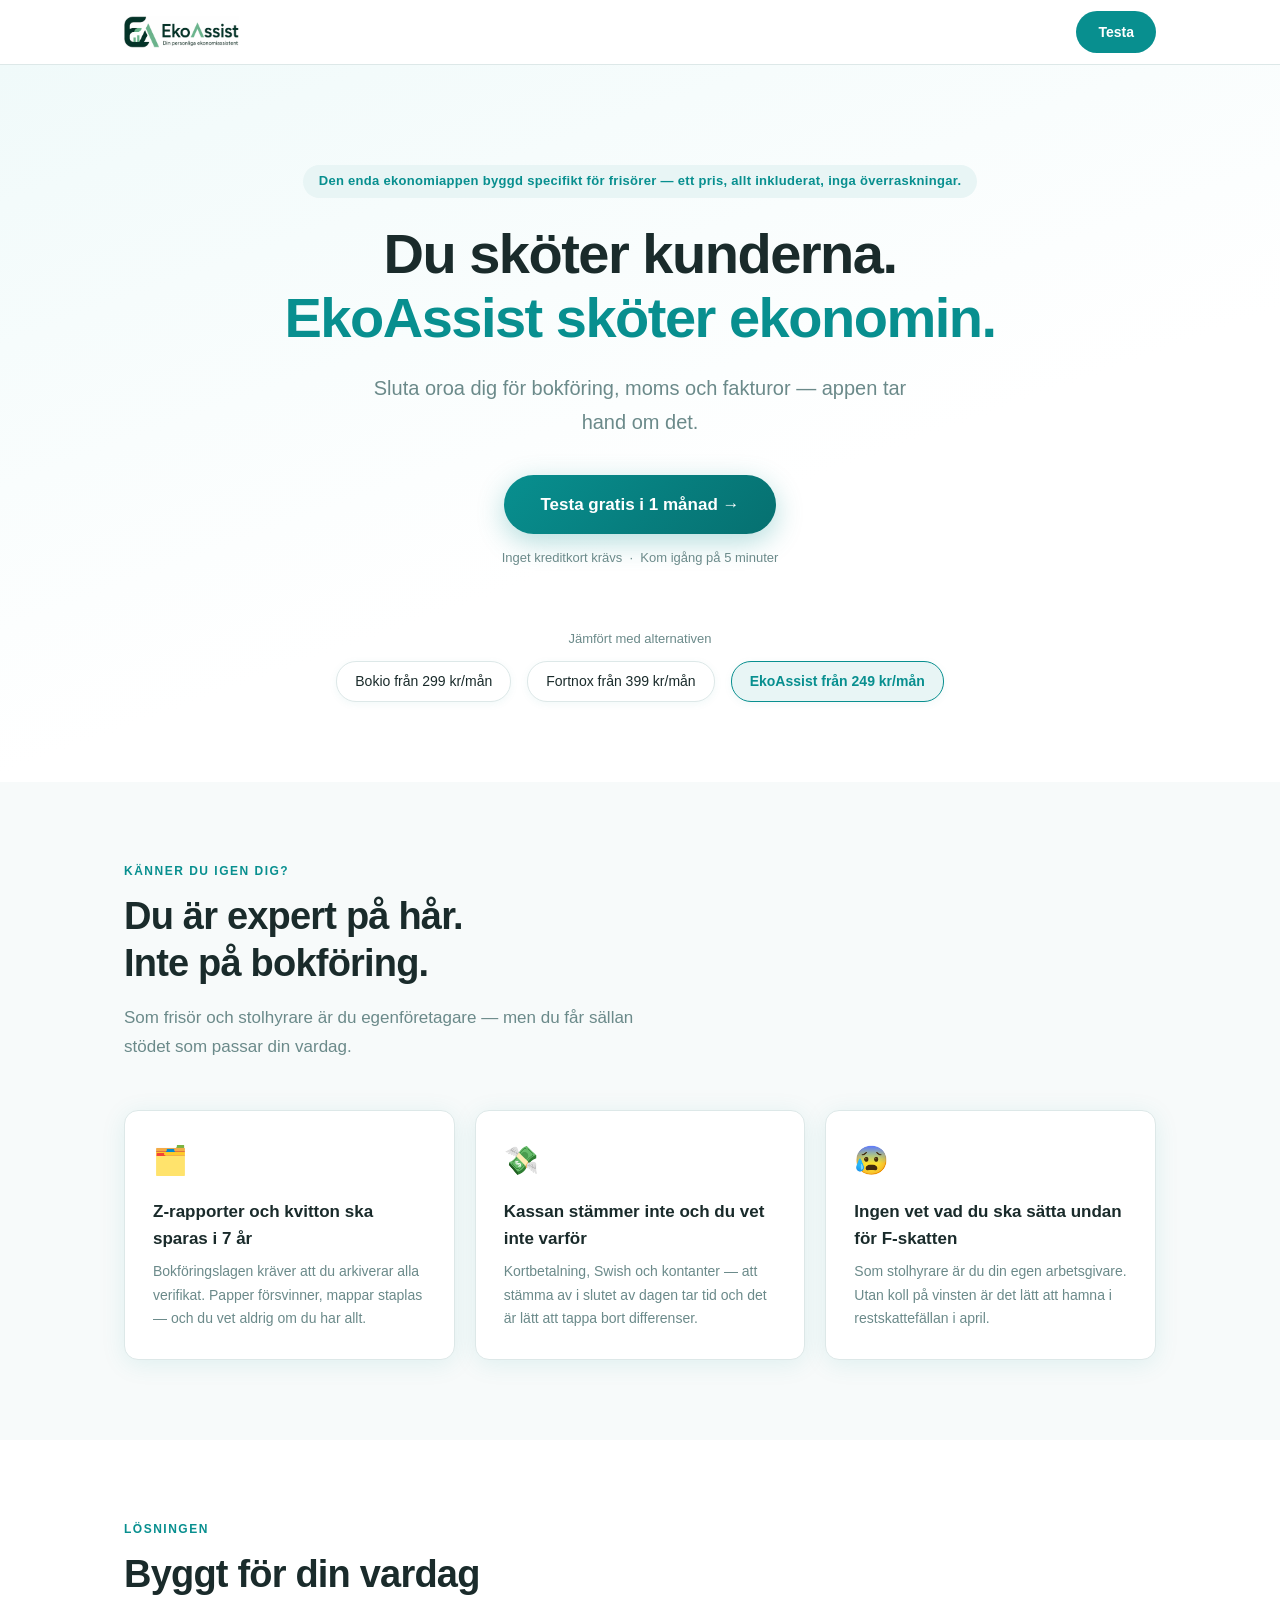
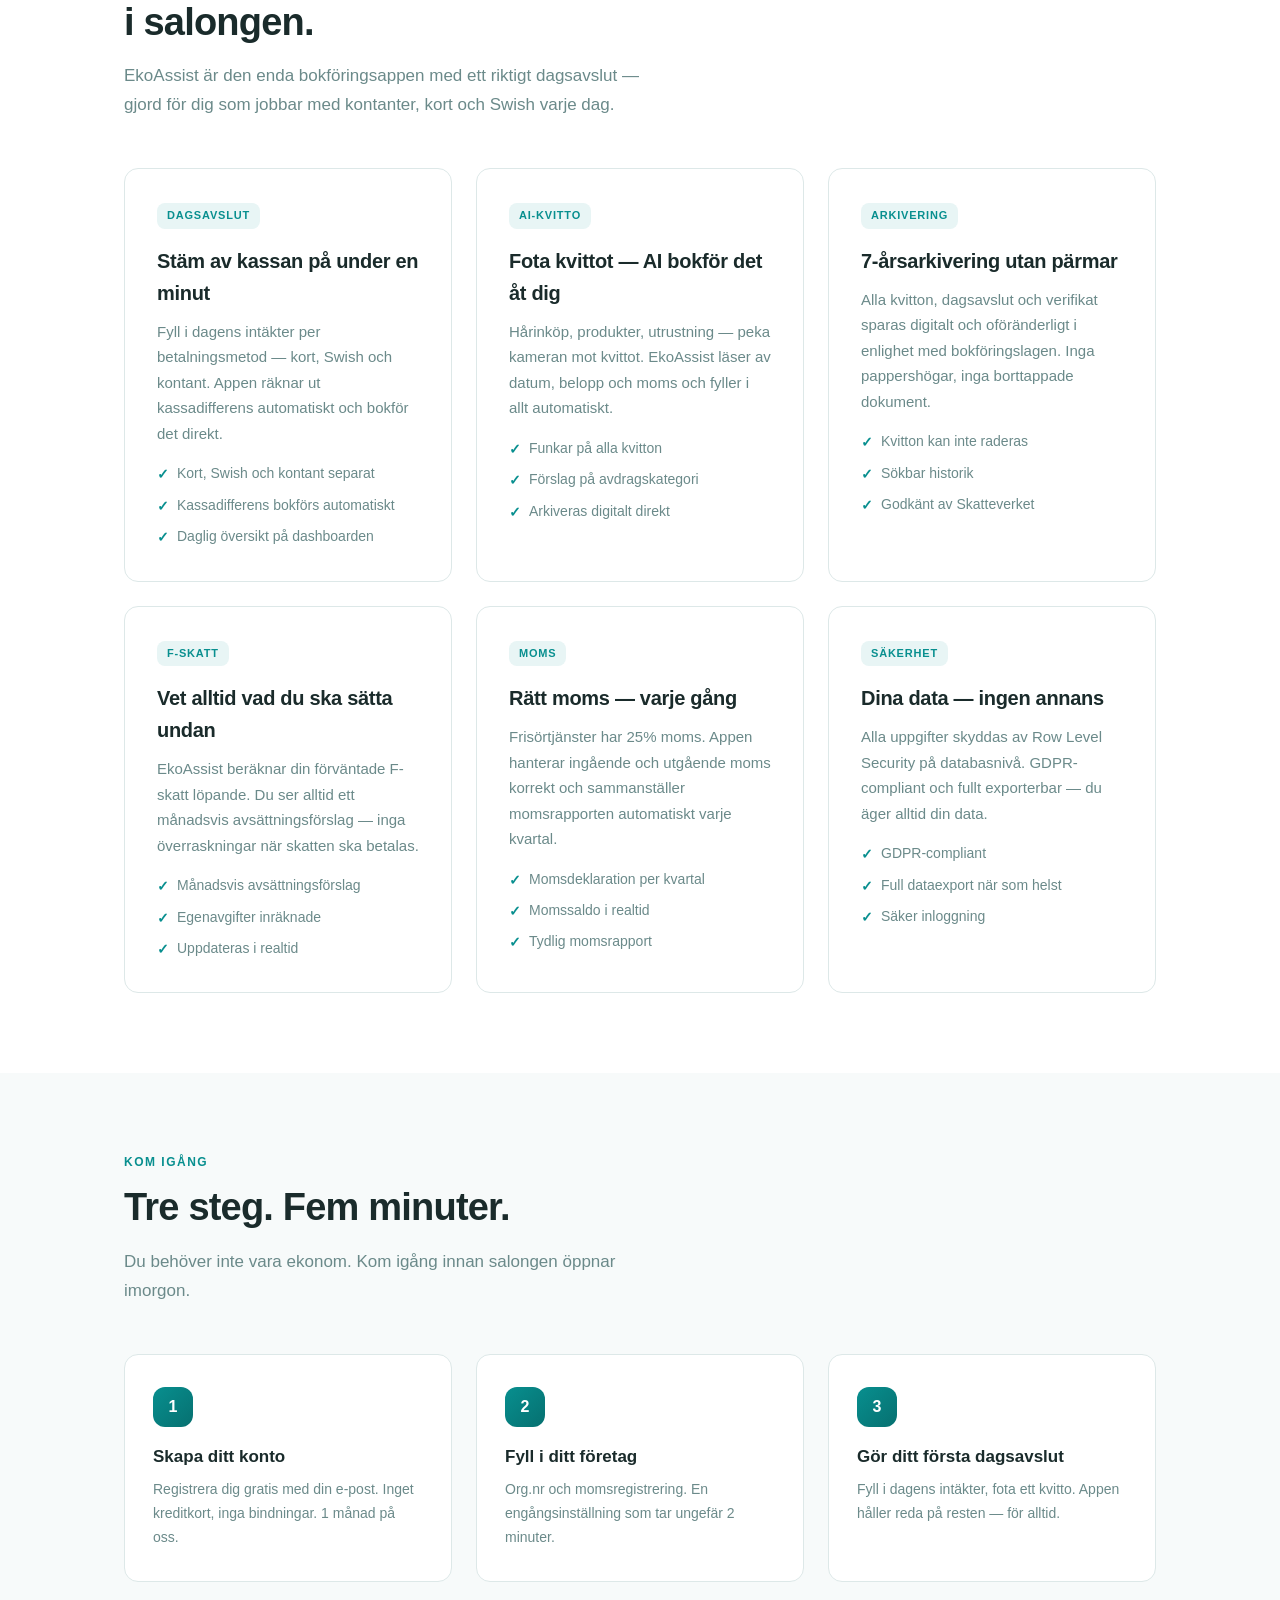
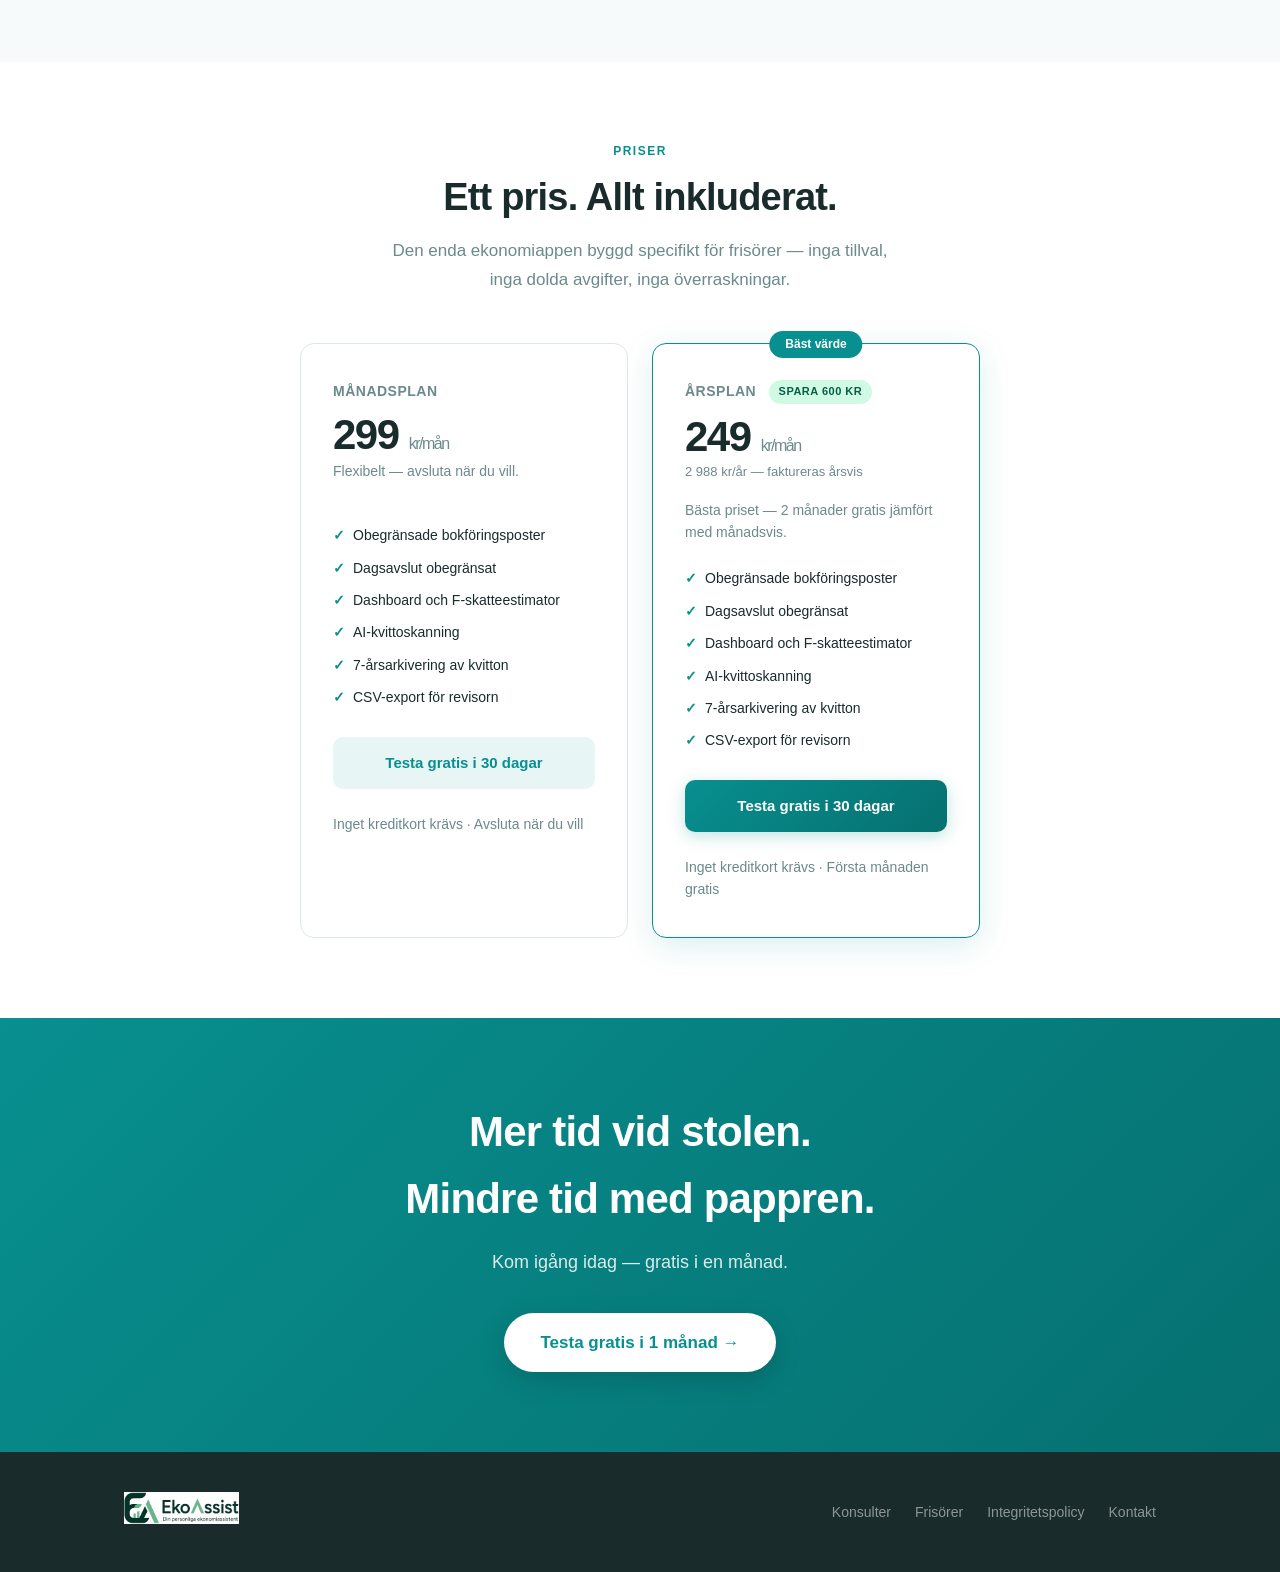
<file: frisor/index.html>
<!DOCTYPE html>
<html lang="sv">
<head>
  <meta charset="UTF-8" />
  <meta name="viewport" content="width=device-width, initial-scale=1.0" />
  <title>EkoAssist — Bokföring för frisörer och stolhyrare</title>
  <meta name="description" content="Dagsavslut, kvittoskanning och 7-årsarkivering. EkoAssist är bokföringsappen byggd för frisörer med enskild firma — smidig hantering av kassan varje dag." />
  <link rel="canonical" href="https://ekoassist.se/frisor" />
  <link rel="stylesheet" href="../assets/style.css" />
  <link rel="icon" type="image/png" href="../assets/ekoassist-favicon.png" />
  <link rel="apple-touch-icon" href="../assets/ekoassist-favicon.png" />

  <!-- Open Graph -->
  <meta property="og:title" content="EkoAssist — Bokföring för frisörer" />
  <meta property="og:description" content="Dagsavslut, kvittoskanning och 7-årsarkivering. Gjord för frisörer med enskild firma." />
  <meta property="og:url" content="https://ekoassist.se/frisor" />
  <meta property="og:type" content="website" />
</head>
<body>

  <!-- NAV -->
  <nav>
    <div class="container nav-inner">
      <a class="logo" href="https://ekoassist.se">
        <img src="../assets/ekoassist-high-logotype.png" alt="EkoAssist" class="nav-logotype">
      </a>
      <a class="nav-cta" href="https://app.ekoassist.se?signup=1">Testa</a>
    </div>
  </nav>

  <!-- HERO -->
  <section class="hero">
    <div class="container">
      <div class="badge">Den enda ekonomiappen byggd specifikt för frisörer — ett pris, allt inkluderat, inga överraskningar.</div>
      <h1>Du sköter kunderna.<br><em>EkoAssist sköter ekonomin.</em></h1>
      <p>Sluta oroa dig för bokföring, moms och fakturor — appen tar hand om det.</p>
      <a class="hero-cta" href="https://app.ekoassist.se?signup=1">
        Testa gratis i 1 månad →
      </a>
      <span class="hero-sub">Inget kreditkort krävs &nbsp;·&nbsp; Kom igång på 5 minuter</span>

      <div class="hero-logos">
        <div>Jämfört med alternativen</div>
        <div class="vs-row">
          <div class="vs-chip">Bokio från 299 kr/mån</div>
          <div class="vs-chip">Fortnox från 399 kr/mån</div>
          <div class="vs-chip highlight">EkoAssist från 249 kr/mån</div>
        </div>
      </div>
    </div>
  </section>

  <!-- PROBLEM -->
  <section class="problem">
    <div class="container">
      <div class="section-label">Känner du igen dig?</div>
      <h2 class="section-title">Du är expert på hår.<br>Inte på bokföring.</h2>
      <p class="section-sub">Som frisör och stolhyrare är du egenföretagare — men du får sällan stödet som passar din vardag.</p>
      <div class="pain-grid">
        <div class="pain-card">
          <div class="pain-icon">🗂️</div>
          <h3>Z-rapporter och kvitton ska sparas i 7 år</h3>
          <p>Bokföringslagen kräver att du arkiverar alla verifikat. Papper försvinner, mappar staplas — och du vet aldrig om du har allt.</p>
        </div>
        <div class="pain-card">
          <div class="pain-icon">💸</div>
          <h3>Kassan stämmer inte och du vet inte varför</h3>
          <p>Kortbetalning, Swish och kontanter — att stämma av i slutet av dagen tar tid och det är lätt att tappa bort differenser.</p>
        </div>
        <div class="pain-card">
          <div class="pain-icon">😰</div>
          <h3>Ingen vet vad du ska sätta undan för F-skatten</h3>
          <p>Som stolhyrare är du din egen arbetsgivare. Utan koll på vinsten är det lätt att hamna i restskattefällan i april.</p>
        </div>
      </div>
    </div>
  </section>

  <!-- FEATURES -->
  <section class="features">
    <div class="container">
      <div class="section-label">Lösningen</div>
      <h2 class="section-title">Byggt för din vardag<br>i salongen.</h2>
      <p class="section-sub">EkoAssist är den enda bokföringsappen med ett riktigt dagsavslut — gjord för dig som jobbar med kontanter, kort och Swish varje dag.</p>
      <div class="features-grid">

        <div class="feature-card">
          <div class="feature-tag">Dagsavslut</div>
          <h3>Stäm av kassan på under en minut</h3>
          <p>Fyll i dagens intäkter per betalningsmetod — kort, Swish och kontant. Appen räknar ut kassadifferens automatiskt och bokför det direkt.</p>
          <ul class="feature-list">
            <li>Kort, Swish och kontant separat</li>
            <li>Kassadifferens bokförs automatiskt</li>
            <li>Daglig översikt på dashboarden</li>
          </ul>
        </div>

        <div class="feature-card">
          <div class="feature-tag">AI-kvitto</div>
          <h3>Fota kvittot — AI bokför det åt dig</h3>
          <p>Hårinköp, produkter, utrustning — peka kameran mot kvittot. EkoAssist läser av datum, belopp och moms och fyller i allt automatiskt.</p>
          <ul class="feature-list">
            <li>Funkar på alla kvitton</li>
            <li>Förslag på avdragskategori</li>
            <li>Arkiveras digitalt direkt</li>
          </ul>
        </div>

        <div class="feature-card">
          <div class="feature-tag">Arkivering</div>
          <h3>7-årsarkivering utan pärmar</h3>
          <p>Alla kvitton, dagsavslut och verifikat sparas digitalt och oföränderligt i enlighet med bokföringslagen. Inga pappershögar, inga borttappade dokument.</p>
          <ul class="feature-list">
            <li>Kvitton kan inte raderas</li>
            <li>Sökbar historik</li>
            <li>Godkänt av Skatteverket</li>
          </ul>
        </div>

        <div class="feature-card">
          <div class="feature-tag">F-skatt</div>
          <h3>Vet alltid vad du ska sätta undan</h3>
          <p>EkoAssist beräknar din förväntade F-skatt löpande. Du ser alltid ett månadsvis avsättningsförslag — inga överraskningar när skatten ska betalas.</p>
          <ul class="feature-list">
            <li>Månadsvis avsättningsförslag</li>
            <li>Egenavgifter inräknade</li>
            <li>Uppdateras i realtid</li>
          </ul>
        </div>

        <div class="feature-card">
          <div class="feature-tag">Moms</div>
          <h3>Rätt moms — varje gång</h3>
          <p>Frisörtjänster har 25% moms. Appen hanterar ingående och utgående moms korrekt och sammanställer momsrapporten automatiskt varje kvartal.</p>
          <ul class="feature-list">
            <li>Momsdeklaration per kvartal</li>
            <li>Momssaldo i realtid</li>
            <li>Tydlig momsrapport</li>
          </ul>
        </div>

        <div class="feature-card">
          <div class="feature-tag">Säkerhet</div>
          <h3>Dina data — ingen annans</h3>
          <p>Alla uppgifter skyddas av Row Level Security på databasnivå. GDPR-compliant och fullt exporterbar — du äger alltid din data.</p>
          <ul class="feature-list">
            <li>GDPR-compliant</li>
            <li>Full dataexport när som helst</li>
            <li>Säker inloggning</li>
          </ul>
        </div>

      </div>
    </div>
  </section>

  <!-- HOW IT WORKS -->
  <section class="how">
    <div class="container">
      <div class="section-label">Kom igång</div>
      <h2 class="section-title">Tre steg. Fem minuter.</h2>
      <p class="section-sub">Du behöver inte vara ekonom. Kom igång innan salongen öppnar imorgon.</p>
      <div class="steps">
        <div class="step">
          <div class="step-num">1</div>
          <h3>Skapa ditt konto</h3>
          <p>Registrera dig gratis med din e-post. Inget kreditkort, inga bindningar. 1 månad på oss.</p>
        </div>
        <div class="step">
          <div class="step-num">2</div>
          <h3>Fyll i ditt företag</h3>
          <p>Org.nr och momsregistrering. En engångsinställning som tar ungefär 2 minuter.</p>
        </div>
        <div class="step">
          <div class="step-num">3</div>
          <h3>Gör ditt första dagsavslut</h3>
          <p>Fyll i dagens intäkter, fota ett kvitto. Appen håller reda på resten — för alltid.</p>
        </div>
      </div>
    </div>
  </section>

  <!-- PRICING -->
  <section class="pricing">
    <div class="container">
      <div class="section-label">Priser</div>
      <h2 class="section-title">Ett pris. Allt inkluderat.</h2>
      <p class="section-sub" style="margin: 0 auto;">Den enda ekonomiappen byggd specifikt för frisörer — inga tillval, inga dolda avgifter, inga överraskningar.</p>
      <div class="pricing-grid">

        <!-- Månadsplan -->
        <div class="price-card">
          <div class="price-name">Månadsplan</div>
          <div class="price-amount">299 <span>kr/mån</span></div>
          <div class="price-desc">Flexibelt — avsluta när du vill.</div>
          <ul class="price-features">
            <li>Obegränsade bokföringsposter</li>
            <li>Dagsavslut obegränsat</li>
            <li>Dashboard och F-skatteestimator</li>
            <li>AI-kvittoskanning</li>
            <li>7-årsarkivering av kvitton</li>
            <li>CSV-export för revisorn</li>
          </ul>
          <a class="price-btn secondary" href="https://app.ekoassist.se?signup=1">Testa gratis i 30 dagar</a>
          <p class="pricing-note">Inget kreditkort krävs · Avsluta när du vill</p>
        </div>

        <!-- Årsplan (featured) -->
        <div class="price-card featured">
          <div class="featured-badge">Bäst värde</div>
          <div class="price-name">Årsplan <span class="save-badge">Spara 600 kr</span></div>
          <div class="price-amount">249 <span>kr/mån</span></div>
          <div class="price-annual-total">2 988 kr/år — faktureras årsvis</div>
          <div class="price-desc">Bästa priset — 2 månader gratis jämfört med månadsvis.</div>
          <ul class="price-features">
            <li>Obegränsade bokföringsposter</li>
            <li>Dagsavslut obegränsat</li>
            <li>Dashboard och F-skatteestimator</li>
            <li>AI-kvittoskanning</li>
            <li>7-årsarkivering av kvitton</li>
            <li>CSV-export för revisorn</li>
          </ul>
          <a class="price-btn primary" href="https://app.ekoassist.se?signup=1">Testa gratis i 30 dagar</a>
          <p class="pricing-note">Inget kreditkort krävs · Första månaden gratis</p>
        </div>

      </div>
    </div>
  </section>

  <!-- CTA BANNER -->
  <section class="cta-banner">
    <div class="container">
      <h2>Mer tid vid stolen.<br>Mindre tid med pappren.</h2>
      <p>Kom igång idag — gratis i en månad.</p>
      <a class="cta-white" href="https://app.ekoassist.se?signup=1">Testa gratis i 1 månad →</a>
    </div>
  </section>

  <!-- FOOTER -->
  <footer>
    <div class="container footer-inner">
      <div class="footer-logo"><img src="../assets/ekoassist-high-logotype.png" alt="EkoAssist"></div>
      <ul class="footer-links">
        <li><a href="/konsult">Konsulter</a></li>
        <li><a href="/frisor">Frisörer</a></li>
        <li><a href="https://app.ekoassist.se/integritetspolicy">Integritetspolicy</a></li>
        <li><a href="mailto:support@ekoassist.se">Kontakt</a></li>
      </ul>
    </div>
  </footer>

</body>
</html>
</file>
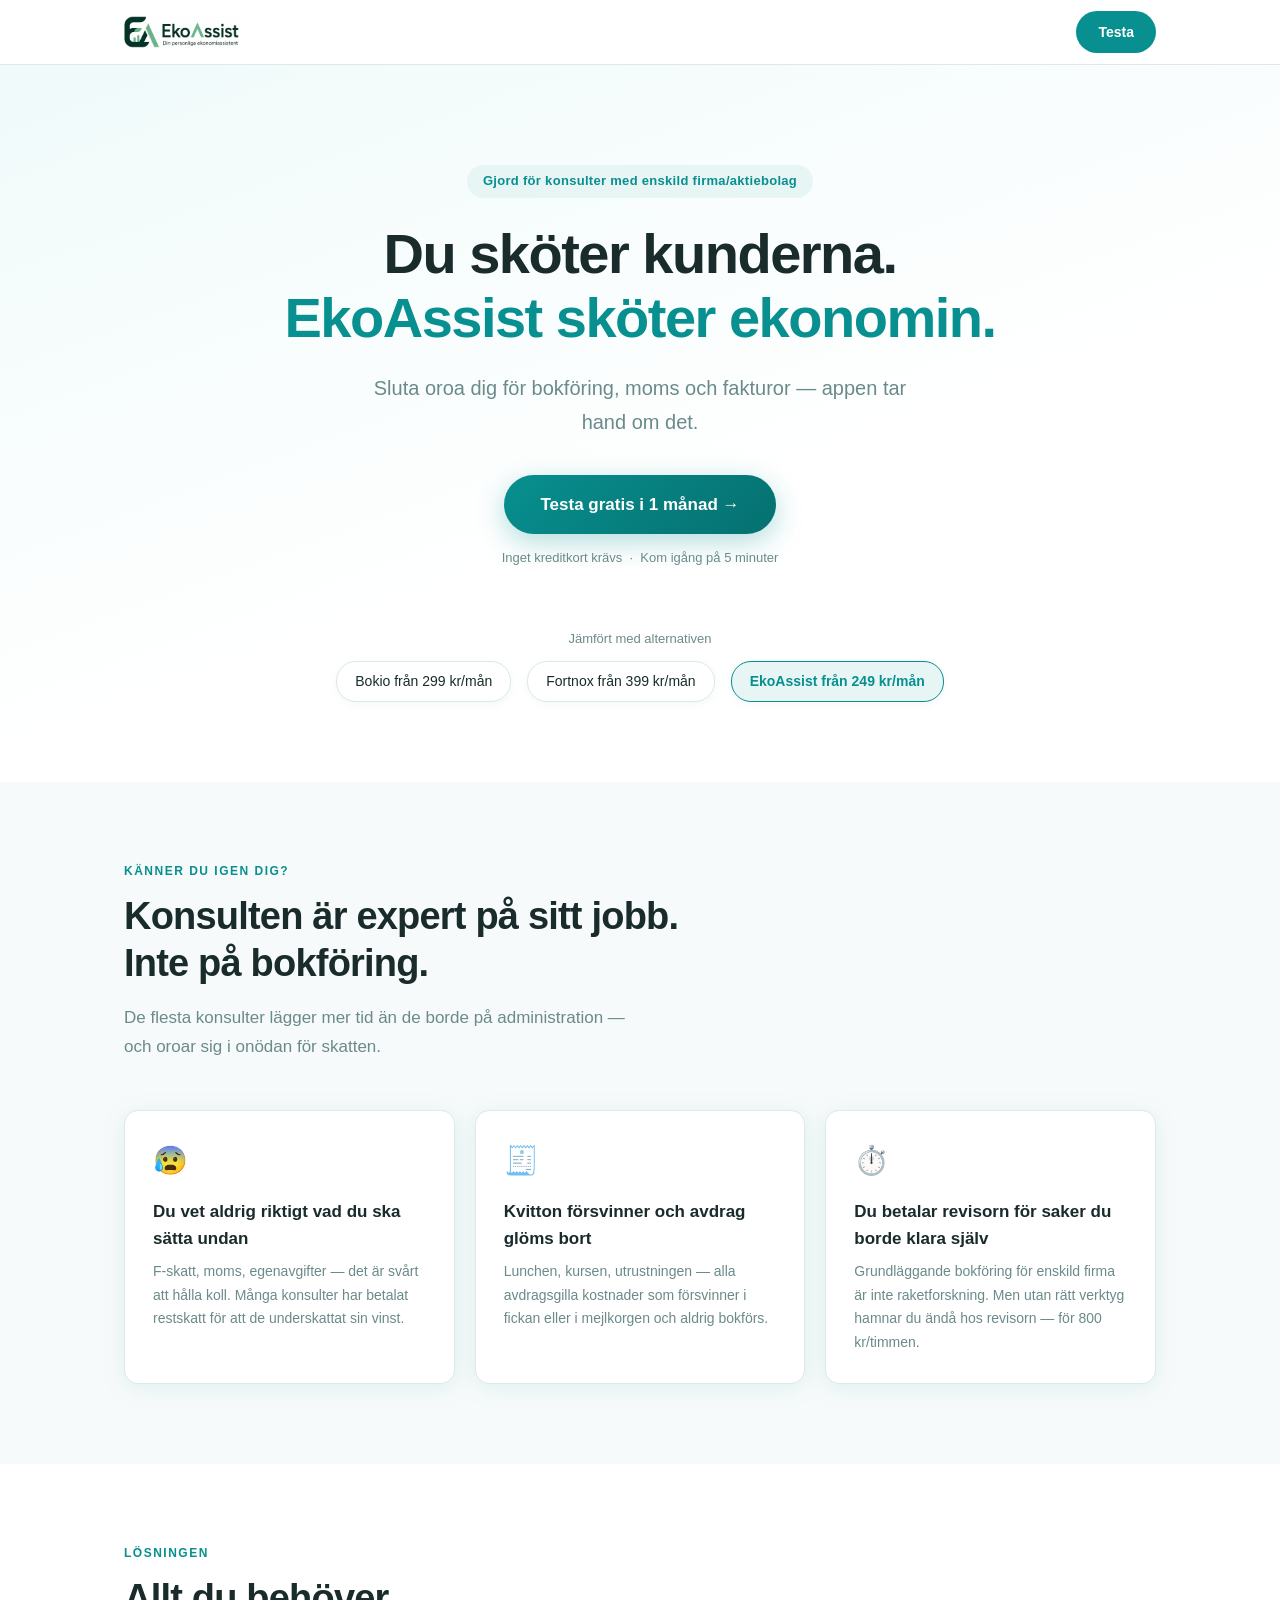
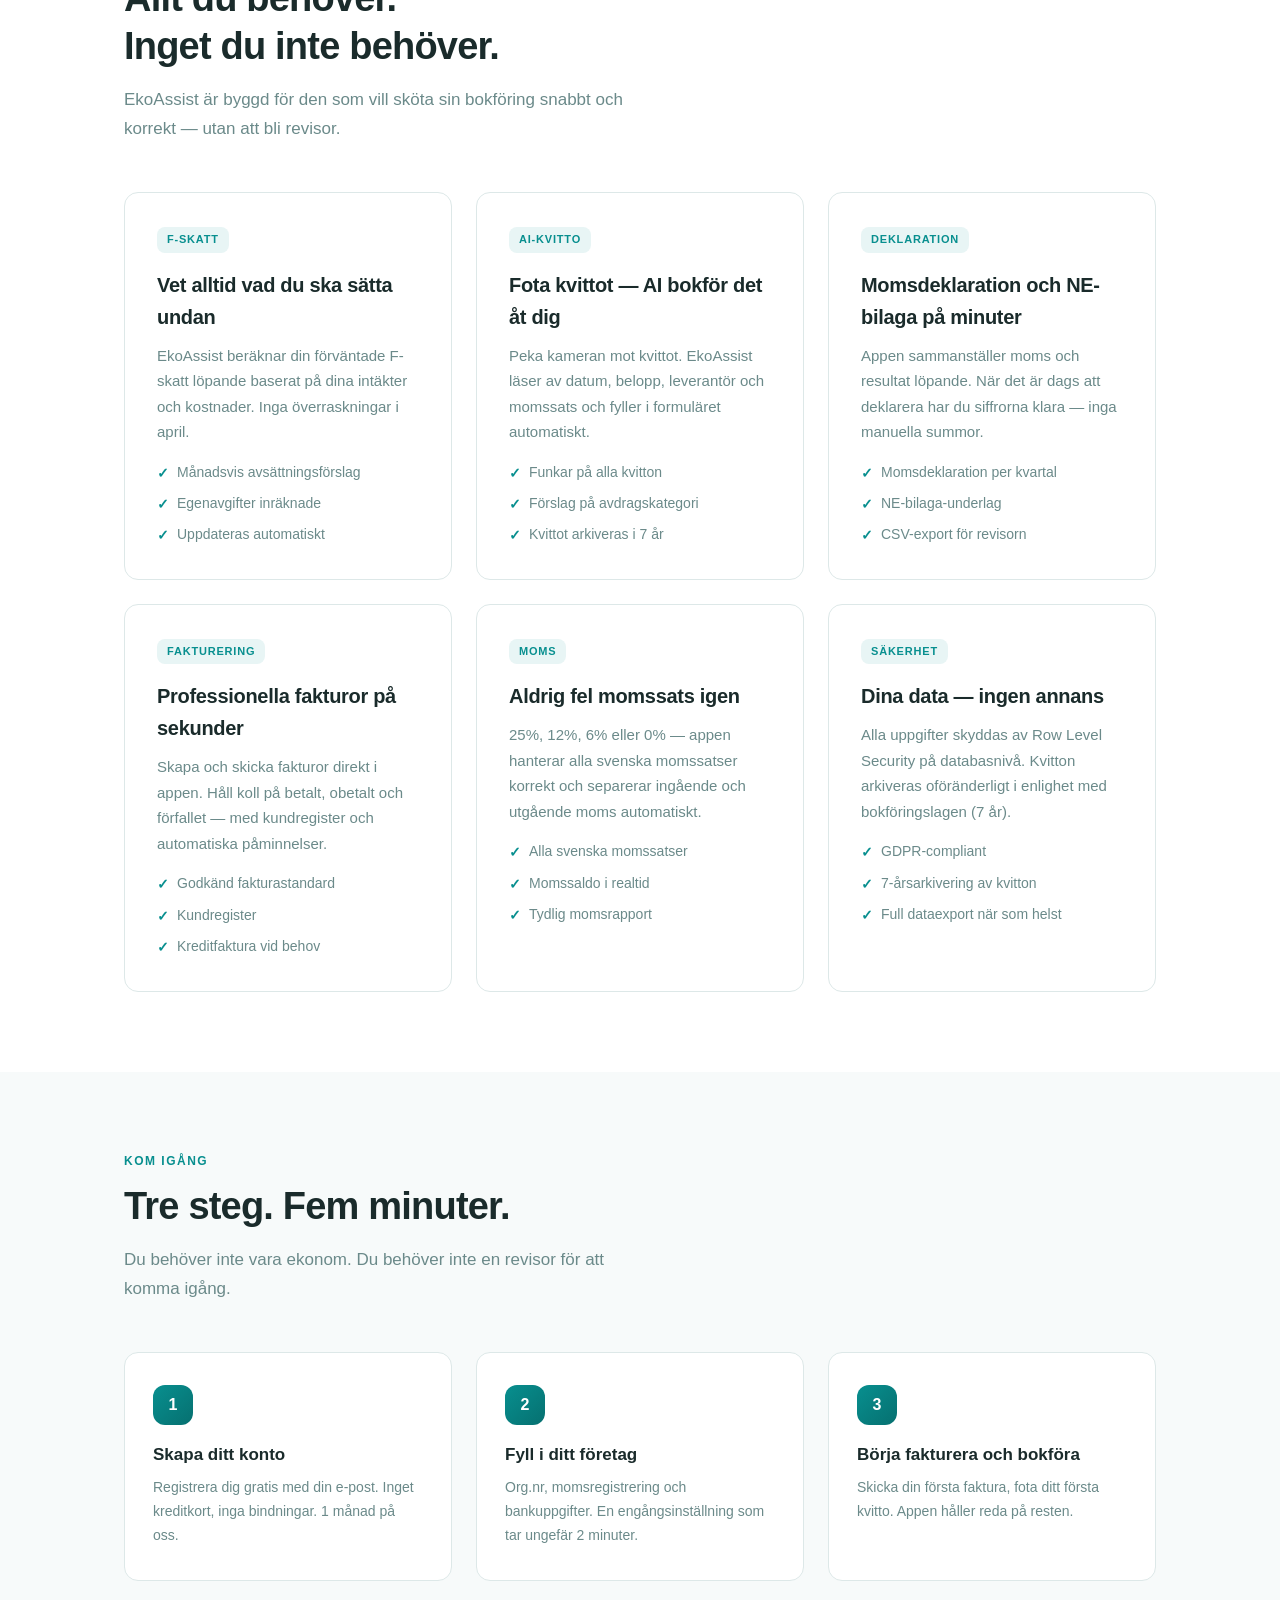
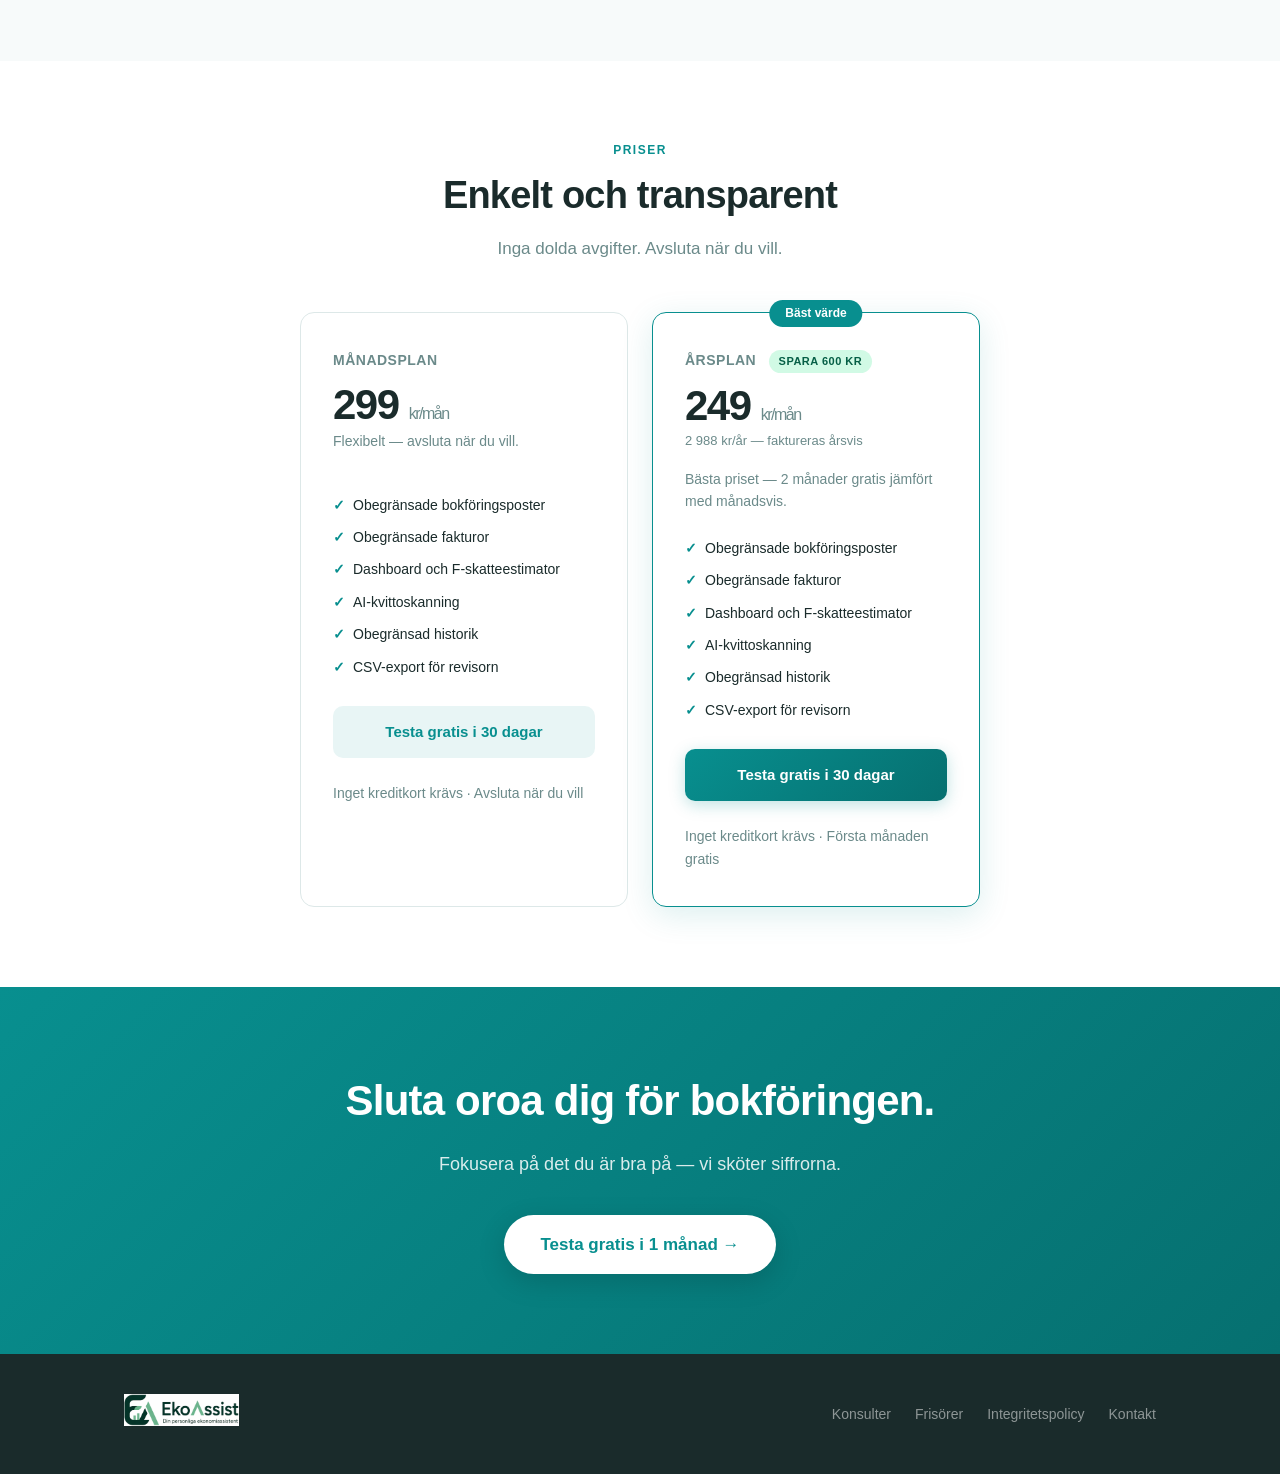
<file: konsult/index.html>
<!DOCTYPE html>
<html lang="sv">
<head>
  <meta charset="UTF-8" />
  <meta name="viewport" content="width=device-width, initial-scale=1.0" />
  <title>EkoAssist — Bokföring för konsulter med enskild firma</title>
  <meta name="description" content="Fakturera, bokför och håll koll på F-skatten. EkoAssist är bokföringsappen byggd för dig som jobbar som konsult med enskild firma — utan onödig komplexitet." />
  <link rel="canonical" href="https://ekoassist.se/konsult" />
  <link rel="stylesheet" href="../assets/style.css" />
  <link rel="icon" type="image/png" href="../assets/ekoassist-favicon.png" />
  <link rel="apple-touch-icon" href="../assets/ekoassist-favicon.png" />

  <!-- Open Graph -->
  <meta property="og:title" content="EkoAssist — Bokföring för konsulter" />
  <meta property="og:description" content="Fakturera, bokför och håll koll på F-skatten. Gjord för konsulter med enskild firma." />
  <meta property="og:url" content="https://ekoassist.se/konsult" />
  <meta property="og:type" content="website" />
</head>
<body>

  <!-- NAV -->
  <nav>
    <div class="container nav-inner">
      <a class="logo" href="https://ekoassist.se">
        <img src="../assets/ekoassist-high-logotype.png" alt="EkoAssist" class="nav-logotype">
      </a>
      <a class="nav-cta" href="https://app.ekoassist.se?signup=1">Testa</a>
    </div>
  </nav>

  <!-- HERO -->
  <section class="hero">
    <div class="container">
      <div class="badge">Gjord för konsulter med enskild firma/aktiebolag</div>
      <h1>Du sköter kunderna.<br><em>EkoAssist sköter ekonomin.</em></h1>
      <p>Sluta oroa dig för bokföring, moms och fakturor — appen tar hand om det.</p>
      <a class="hero-cta" href="https://app.ekoassist.se?signup=1">
        Testa gratis i 1 månad →
      </a>
      <span class="hero-sub">Inget kreditkort krävs &nbsp;·&nbsp; Kom igång på 5 minuter</span>

      <div class="hero-logos">
        <div>Jämfört med alternativen</div>
        <div class="vs-row">
          <div class="vs-chip">Bokio från 299 kr/mån</div>
          <div class="vs-chip">Fortnox från 399 kr/mån</div>
          <div class="vs-chip highlight">EkoAssist från 249 kr/mån</div>
        </div>
      </div>
    </div>
  </section>

  <!-- PROBLEM -->
  <section class="problem">
    <div class="container">
      <div class="section-label">Känner du igen dig?</div>
      <h2 class="section-title">Konsulten är expert på sitt jobb.<br>Inte på bokföring.</h2>
      <p class="section-sub">De flesta konsulter lägger mer tid än de borde på administration — och oroar sig i onödan för skatten.</p>
      <div class="pain-grid">
        <div class="pain-card">
          <div class="pain-icon">😰</div>
          <h3>Du vet aldrig riktigt vad du ska sätta undan</h3>
          <p>F-skatt, moms, egenavgifter — det är svårt att hålla koll. Många konsulter har betalat restskatt för att de underskattat sin vinst.</p>
        </div>
        <div class="pain-card">
          <div class="pain-icon">🧾</div>
          <h3>Kvitton försvinner och avdrag glöms bort</h3>
          <p>Lunchen, kursen, utrustningen — alla avdragsgilla kostnader som försvinner i fickan eller i mejlkorgen och aldrig bokförs.</p>
        </div>
        <div class="pain-card">
          <div class="pain-icon">⏱️</div>
          <h3>Du betalar revisorn för saker du borde klara själv</h3>
          <p>Grundläggande bokföring för enskild firma är inte raketforskning. Men utan rätt verktyg hamnar du ändå hos revisorn — för 800 kr/timmen.</p>
        </div>
      </div>
    </div>
  </section>

  <!-- FEATURES -->
  <section class="features">
    <div class="container">
      <div class="section-label">Lösningen</div>
      <h2 class="section-title">Allt du behöver.<br>Inget du inte behöver.</h2>
      <p class="section-sub">EkoAssist är byggd för den som vill sköta sin bokföring snabbt och korrekt — utan att bli revisor.</p>
      <div class="features-grid">

        <div class="feature-card">
          <div class="feature-tag">F-skatt</div>
          <h3>Vet alltid vad du ska sätta undan</h3>
          <p>EkoAssist beräknar din förväntade F-skatt löpande baserat på dina intäkter och kostnader. Inga överraskningar i april.</p>
          <ul class="feature-list">
            <li>Månadsvis avsättningsförslag</li>
            <li>Egenavgifter inräknade</li>
            <li>Uppdateras automatiskt</li>
          </ul>
        </div>

        <div class="feature-card">
          <div class="feature-tag">AI-kvitto</div>
          <h3>Fota kvittot — AI bokför det åt dig</h3>
          <p>Peka kameran mot kvittot. EkoAssist läser av datum, belopp, leverantör och momssats och fyller i formuläret automatiskt.</p>
          <ul class="feature-list">
            <li>Funkar på alla kvitton</li>
            <li>Förslag på avdragskategori</li>
            <li>Kvittot arkiveras i 7 år</li>
          </ul>
        </div>

        <div class="feature-card">
          <div class="feature-tag">Deklaration</div>
          <h3>Momsdeklaration och NE-bilaga på minuter</h3>
          <p>Appen sammanställer moms och resultat löpande. När det är dags att deklarera har du siffrorna klara — inga manuella summor.</p>
          <ul class="feature-list">
            <li>Momsdeklaration per kvartal</li>
            <li>NE-bilaga-underlag</li>
            <li>CSV-export för revisorn</li>
          </ul>
        </div>

        <div class="feature-card">
          <div class="feature-tag">Fakturering</div>
          <h3>Professionella fakturor på sekunder</h3>
          <p>Skapa och skicka fakturor direkt i appen. Håll koll på betalt, obetalt och förfallet — med kundregister och automatiska påminnelser.</p>
          <ul class="feature-list">
            <li>Godkänd fakturastandard</li>
            <li>Kundregister</li>
            <li>Kreditfaktura vid behov</li>
          </ul>
        </div>

        <div class="feature-card">
          <div class="feature-tag">Moms</div>
          <h3>Aldrig fel momssats igen</h3>
          <p>25%, 12%, 6% eller 0% — appen hanterar alla svenska momssatser korrekt och separerar ingående och utgående moms automatiskt.</p>
          <ul class="feature-list">
            <li>Alla svenska momssatser</li>
            <li>Momssaldo i realtid</li>
            <li>Tydlig momsrapport</li>
          </ul>
        </div>

        <div class="feature-card">
          <div class="feature-tag">Säkerhet</div>
          <h3>Dina data — ingen annans</h3>
          <p>Alla uppgifter skyddas av Row Level Security på databasnivå. Kvitton arkiveras oföränderligt i enlighet med bokföringslagen (7 år).</p>
          <ul class="feature-list">
            <li>GDPR-compliant</li>
            <li>7-årsarkivering av kvitton</li>
            <li>Full dataexport när som helst</li>
          </ul>
        </div>

      </div>
    </div>
  </section>

  <!-- HOW IT WORKS -->
  <section class="how">
    <div class="container">
      <div class="section-label">Kom igång</div>
      <h2 class="section-title">Tre steg. Fem minuter.</h2>
      <p class="section-sub">Du behöver inte vara ekonom. Du behöver inte en revisor för att komma igång.</p>
      <div class="steps">
        <div class="step">
          <div class="step-num">1</div>
          <h3>Skapa ditt konto</h3>
          <p>Registrera dig gratis med din e-post. Inget kreditkort, inga bindningar. 1 månad på oss.</p>
        </div>
        <div class="step">
          <div class="step-num">2</div>
          <h3>Fyll i ditt företag</h3>
          <p>Org.nr, momsregistrering och bankuppgifter. En engångsinställning som tar ungefär 2 minuter.</p>
        </div>
        <div class="step">
          <div class="step-num">3</div>
          <h3>Börja fakturera och bokföra</h3>
          <p>Skicka din första faktura, fota ditt första kvitto. Appen håller reda på resten.</p>
        </div>
      </div>
    </div>
  </section>

  <!-- PRICING -->
  <section class="pricing">
    <div class="container">
      <div class="section-label">Priser</div>
      <h2 class="section-title">Enkelt och transparent</h2>
      <p class="section-sub" style="margin: 0 auto;">Inga dolda avgifter. Avsluta när du vill.</p>
      <div class="pricing-grid">

        <!-- Månadsplan -->
        <div class="price-card">
          <div class="price-name">Månadsplan</div>
          <div class="price-amount">299 <span>kr/mån</span></div>
          <div class="price-desc">Flexibelt — avsluta när du vill.</div>
          <ul class="price-features">
            <li>Obegränsade bokföringsposter</li>
            <li>Obegränsade fakturor</li>
            <li>Dashboard och F-skatteestimator</li>
            <li>AI-kvittoskanning</li>
            <li>Obegränsad historik</li>
            <li>CSV-export för revisorn</li>
          </ul>
          <a class="price-btn secondary" href="https://app.ekoassist.se?signup=1">Testa gratis i 30 dagar</a>
          <p class="pricing-note">Inget kreditkort krävs · Avsluta när du vill</p>
        </div>

        <!-- Årsplan (featured) -->
        <div class="price-card featured">
          <div class="featured-badge">Bäst värde</div>
          <div class="price-name">Årsplan <span class="save-badge">Spara 600 kr</span></div>
          <div class="price-amount">249 <span>kr/mån</span></div>
          <div class="price-annual-total">2 988 kr/år — faktureras årsvis</div>
          <div class="price-desc">Bästa priset — 2 månader gratis jämfört med månadsvis.</div>
          <ul class="price-features">
            <li>Obegränsade bokföringsposter</li>
            <li>Obegränsade fakturor</li>
            <li>Dashboard och F-skatteestimator</li>
            <li>AI-kvittoskanning</li>
            <li>Obegränsad historik</li>
            <li>CSV-export för revisorn</li>
          </ul>
          <a class="price-btn primary" href="https://app.ekoassist.se?signup=1">Testa gratis i 30 dagar</a>
          <p class="pricing-note">Inget kreditkort krävs · Första månaden gratis</p>
        </div>

      </div>
    </div>
  </section>

  <!-- CTA BANNER -->
  <section class="cta-banner">
    <div class="container">
      <h2>Sluta oroa dig för bokföringen.</h2>
      <p>Fokusera på det du är bra på — vi sköter siffrorna.</p>
      <a class="cta-white" href="https://app.ekoassist.se?signup=1">Testa gratis i 1 månad →</a>
    </div>
  </section>

  <!-- FOOTER -->
  <footer>
    <div class="container footer-inner">
      <div class="footer-logo"><img src="../assets/ekoassist-high-logotype.png" alt="EkoAssist"></div>
      <ul class="footer-links">
        <li><a href="/konsult">Konsulter</a></li>
        <li><a href="/frisor">Frisörer</a></li>
        <li><a href="https://app.ekoassist.se/integritetspolicy">Integritetspolicy</a></li>
        <li><a href="mailto:support@ekoassist.se">Kontakt</a></li>
      </ul>
    </div>
  </footer>

</body>
</html>
</file>
<file: assets/style.css>
/* ── Reset & base ──────────────────────────────────── */
*, *::before, *::after { box-sizing: border-box; margin: 0; padding: 0; }

:root {
  --teal:       #088F8F;
  --teal-dark:  #067070;
  --teal-light: #E8F5F5;
  --bg:         #F7FAFA;
  --white:      #FFFFFF;
  --text:       #1A2B2B;
  --muted:      #6B8A8A;
  --border:     #DDE8E8;
  --radius:     14px;
  --shadow:     0 4px 24px rgba(8,143,143,0.10);
}

html { scroll-behavior: smooth; }

body {
  font-family: -apple-system, BlinkMacSystemFont, 'Segoe UI', sans-serif;
  font-size: 16px;
  color: var(--text);
  background: var(--white);
  line-height: 1.6;
}

/* ── Layout ────────────────────────────────────────── */
.container {
  max-width: 1080px;
  margin: 0 auto;
  padding: 0 24px;
}

section { padding: 80px 0; }

/* ── Nav ────────────────────────────────────────────── */
nav {
  position: sticky;
  top: 0;
  z-index: 100;
  background: rgba(255,255,255,0.92);
  backdrop-filter: blur(12px);
  border-bottom: 1px solid var(--border);
}

.nav-inner {
  display: flex;
  align-items: center;
  justify-content: space-between;
  height: 64px;
}

.logo {
  display: flex;
  align-items: center;
  gap: 8px;
  font-size: 20px;
  font-weight: 800;
  color: var(--teal);
  text-decoration: none;
  letter-spacing: -0.5px;
}

.logo span { color: var(--text); }

.nav-icon {
  width: 30px;
  height: 30px;
  border-radius: 7px;
  flex-shrink: 0;
}

.nav-logotype {
  height: 32px;
  width: auto;
  flex-shrink: 0;
}

.nav-cta {
  background: var(--teal);
  color: var(--white);
  border: none;
  border-radius: 24px;
  padding: 10px 22px;
  font-size: 14px;
  font-weight: 600;
  cursor: pointer;
  text-decoration: none;
  transition: background 0.2s;
}

.nav-cta:hover { background: var(--teal-dark); }

/* ── Hero ────────────────────────────────────────────── */
.hero {
  background: linear-gradient(160deg, #F0FAFA 0%, #FFFFFF 60%);
  padding: 100px 0 80px;
  text-align: center;
}

.badge {
  display: inline-block;
  background: var(--teal-light);
  color: var(--teal);
  font-size: 13px;
  font-weight: 600;
  padding: 6px 16px;
  border-radius: 20px;
  margin-bottom: 24px;
  letter-spacing: 0.3px;
}

.hero h1 {
  font-size: clamp(32px, 5vw, 56px);
  font-weight: 800;
  letter-spacing: -1.5px;
  line-height: 1.15;
  margin-bottom: 20px;
  color: var(--text);
}

.hero h1 em {
  font-style: normal;
  color: var(--teal);
}

.hero p {
  font-size: clamp(16px, 2vw, 20px);
  color: var(--muted);
  max-width: 540px;
  margin: 0 auto 36px;
  line-height: 1.7;
}

.hero-cta {
  display: inline-flex;
  align-items: center;
  gap: 8px;
  background: linear-gradient(135deg, var(--teal) 0%, var(--teal-dark) 100%);
  color: var(--white);
  padding: 16px 36px;
  border-radius: 50px;
  font-size: 17px;
  font-weight: 700;
  text-decoration: none;
  box-shadow: 0 8px 28px rgba(8,143,143,0.30);
  transition: transform 0.2s, box-shadow 0.2s;
}

.hero-cta:hover {
  transform: translateY(-2px);
  box-shadow: 0 12px 36px rgba(8,143,143,0.38);
}

.hero-sub {
  display: block;
  margin-top: 14px;
  font-size: 13px;
  color: var(--muted);
}

.hero-logos {
  margin-top: 60px;
  font-size: 13px;
  color: var(--muted);
}

.vs-row {
  display: flex;
  align-items: center;
  justify-content: center;
  gap: 16px;
  margin-top: 12px;
  flex-wrap: wrap;
}

.vs-chip {
  background: var(--white);
  border: 1px solid var(--border);
  border-radius: 20px;
  padding: 8px 18px;
  font-size: 14px;
  font-weight: 500;
  color: var(--text);
  box-shadow: 0 2px 8px rgba(8,143,143,0.06);
}

.vs-chip.highlight {
  background: var(--teal-light);
  border-color: var(--teal);
  color: var(--teal);
  font-weight: 700;
}

/* ── Problem ─────────────────────────────────────────── */
.problem { background: var(--bg); }

.section-label {
  font-size: 12px;
  font-weight: 700;
  letter-spacing: 1.5px;
  text-transform: uppercase;
  color: var(--teal);
  margin-bottom: 12px;
}

.section-title {
  font-size: clamp(24px, 3.5vw, 38px);
  font-weight: 800;
  letter-spacing: -0.8px;
  margin-bottom: 16px;
  line-height: 1.25;
}

.section-sub {
  font-size: 17px;
  color: var(--muted);
  max-width: 520px;
  line-height: 1.7;
  margin-bottom: 48px;
}

.pain-grid {
  display: grid;
  grid-template-columns: repeat(auto-fit, minmax(280px, 1fr));
  gap: 20px;
}

.pain-card {
  background: var(--white);
  border-radius: var(--radius);
  padding: 28px;
  border: 1px solid var(--border);
  box-shadow: var(--shadow);
}

.pain-icon { font-size: 28px; margin-bottom: 14px; }

.pain-card h3 {
  font-size: 17px;
  font-weight: 700;
  margin-bottom: 8px;
  color: var(--text);
}

.pain-card p { font-size: 14px; color: var(--muted); line-height: 1.7; }

/* ── Features ─────────────────────────────────────────── */
.features { background: var(--white); }

.features-grid {
  display: grid;
  grid-template-columns: repeat(auto-fit, minmax(300px, 1fr));
  gap: 24px;
  margin-top: 8px;
}

.feature-card {
  border-radius: var(--radius);
  padding: 32px;
  border: 1.5px solid var(--border);
  transition: border-color 0.2s, box-shadow 0.2s;
}

.feature-card:hover {
  border-color: var(--teal);
  box-shadow: var(--shadow);
}

.feature-tag {
  display: inline-block;
  background: var(--teal-light);
  color: var(--teal);
  font-size: 11px;
  font-weight: 700;
  letter-spacing: 0.8px;
  text-transform: uppercase;
  padding: 4px 10px;
  border-radius: 8px;
  margin-bottom: 16px;
}

.feature-card h3 {
  font-size: 20px;
  font-weight: 700;
  margin-bottom: 10px;
  letter-spacing: -0.3px;
}

.feature-card p { font-size: 15px; color: var(--muted); line-height: 1.7; }

.feature-list {
  list-style: none;
  margin-top: 16px;
  display: flex;
  flex-direction: column;
  gap: 8px;
}

.feature-list li {
  font-size: 14px;
  color: var(--muted);
  display: flex;
  align-items: flex-start;
  gap: 8px;
}

.feature-list li::before {
  content: '✓';
  color: var(--teal);
  font-weight: 700;
  flex-shrink: 0;
  margin-top: 1px;
}

/* ── How it works ─────────────────────────────────────── */
.how { background: var(--bg); }

.steps {
  display: grid;
  grid-template-columns: repeat(auto-fit, minmax(260px, 1fr));
  gap: 24px;
  margin-top: 8px;
  counter-reset: step;
}

.step {
  background: var(--white);
  border-radius: var(--radius);
  padding: 32px 28px;
  border: 1px solid var(--border);
  position: relative;
}

.step-num {
  width: 40px;
  height: 40px;
  background: linear-gradient(135deg, var(--teal) 0%, var(--teal-dark) 100%);
  color: var(--white);
  border-radius: 12px;
  display: flex;
  align-items: center;
  justify-content: center;
  font-size: 16px;
  font-weight: 800;
  margin-bottom: 16px;
}

.step h3 { font-size: 17px; font-weight: 700; margin-bottom: 8px; }
.step p  { font-size: 14px; color: var(--muted); line-height: 1.7; }

/* ── Pricing ─────────────────────────────────────────── */
.pricing { background: var(--white); text-align: center; }

.pricing-grid {
  display: grid;
  grid-template-columns: repeat(auto-fit, minmax(280px, 1fr));
  gap: 24px;
  max-width: 680px;
  margin: 48px auto 0;
}

.pricing-single {
  max-width: 420px;
}

.price-card {
  border-radius: var(--radius);
  padding: 36px 32px;
  border: 1.5px solid var(--border);
  text-align: left;
}

.price-card.featured {
  border-color: var(--teal);
  box-shadow: 0 8px 32px rgba(8,143,143,0.14);
  position: relative;
}

.featured-badge {
  position: absolute;
  top: -13px;
  left: 50%;
  transform: translateX(-50%);
  background: var(--teal);
  color: var(--white);
  font-size: 12px;
  font-weight: 700;
  padding: 4px 16px;
  border-radius: 20px;
  white-space: nowrap;
}

.price-name {
  font-size: 14px;
  font-weight: 700;
  letter-spacing: 0.5px;
  text-transform: uppercase;
  color: var(--muted);
  margin-bottom: 12px;
}

.price-amount {
  font-size: 42px;
  font-weight: 800;
  color: var(--text);
  letter-spacing: -1.5px;
  line-height: 1;
  margin-bottom: 4px;
}

.price-amount span { font-size: 16px; font-weight: 500; color: var(--muted); }

.price-desc {
  font-size: 14px;
  color: var(--muted);
  margin-bottom: 24px;
  min-height: 40px;
}

.price-features {
  list-style: none;
  display: flex;
  flex-direction: column;
  gap: 10px;
  margin-bottom: 28px;
}

.price-features li {
  font-size: 14px;
  color: var(--text);
  display: flex;
  align-items: flex-start;
  gap: 8px;
}

.price-features li::before {
  content: '✓';
  color: var(--teal);
  font-weight: 700;
  flex-shrink: 0;
}

.price-features li.muted { color: var(--muted); }
.price-features li.muted::before { color: var(--border); }

.price-btn {
  display: block;
  width: 100%;
  padding: 14px;
  border-radius: 10px;
  font-size: 15px;
  font-weight: 700;
  text-align: center;
  text-decoration: none;
  cursor: pointer;
  border: none;
  transition: opacity 0.2s;
}

.price-btn:hover { opacity: 0.88; }

.price-btn.primary {
  background: linear-gradient(135deg, var(--teal) 0%, var(--teal-dark) 100%);
  color: var(--white);
  box-shadow: 0 4px 16px rgba(8,143,143,0.25);
}

.price-btn.secondary {
  background: var(--teal-light);
  color: var(--teal);
}

.pricing-note {
  margin-top: 24px;
  font-size: 14px;
  color: var(--muted);
}

.price-annual-total {
  font-size: 13px;
  color: var(--muted);
  margin-bottom: 16px;
}

.save-badge {
  display: inline-block;
  background: #D1FAE5;
  color: #065F46;
  font-size: 11px;
  font-weight: 700;
  padding: 3px 10px;
  border-radius: 20px;
  margin-left: 8px;
  vertical-align: middle;
}

/* ── CTA banner ─────────────────────────────────────────── */
.cta-banner {
  background: linear-gradient(135deg, var(--teal) 0%, var(--teal-dark) 100%);
  padding: 80px 0;
  text-align: center;
  color: var(--white);
}

.cta-banner h2 {
  font-size: clamp(26px, 4vw, 42px);
  font-weight: 800;
  letter-spacing: -0.8px;
  margin-bottom: 16px;
}

.cta-banner p {
  font-size: 18px;
  opacity: 0.85;
  margin-bottom: 36px;
}

.cta-white {
  display: inline-block;
  background: var(--white);
  color: var(--teal);
  padding: 16px 36px;
  border-radius: 50px;
  font-size: 17px;
  font-weight: 700;
  text-decoration: none;
  box-shadow: 0 8px 28px rgba(0,0,0,0.15);
  transition: transform 0.2s;
}

.cta-white:hover { transform: translateY(-2px); }

/* ── Footer ─────────────────────────────────────────────── */
footer {
  background: var(--text);
  color: rgba(255,255,255,0.6);
  padding: 40px 0;
}

.footer-inner {
  display: flex;
  align-items: center;
  justify-content: space-between;
  flex-wrap: wrap;
  gap: 16px;
}

.footer-logo img {
  height: 32px;
  width: auto;
}

.footer-links {
  display: flex;
  gap: 24px;
  list-style: none;
}

.footer-links a {
  font-size: 14px;
  color: rgba(255,255,255,0.5);
  text-decoration: none;
  transition: color 0.2s;
}

.footer-links a:hover { color: var(--white); }

/* ── Responsive ─────────────────────────────────────────── */
@media (max-width: 640px) {
  section { padding: 56px 0; }
  .hero   { padding: 72px 0 56px; }
  .footer-inner { flex-direction: column; align-items: flex-start; }
}
</file>
